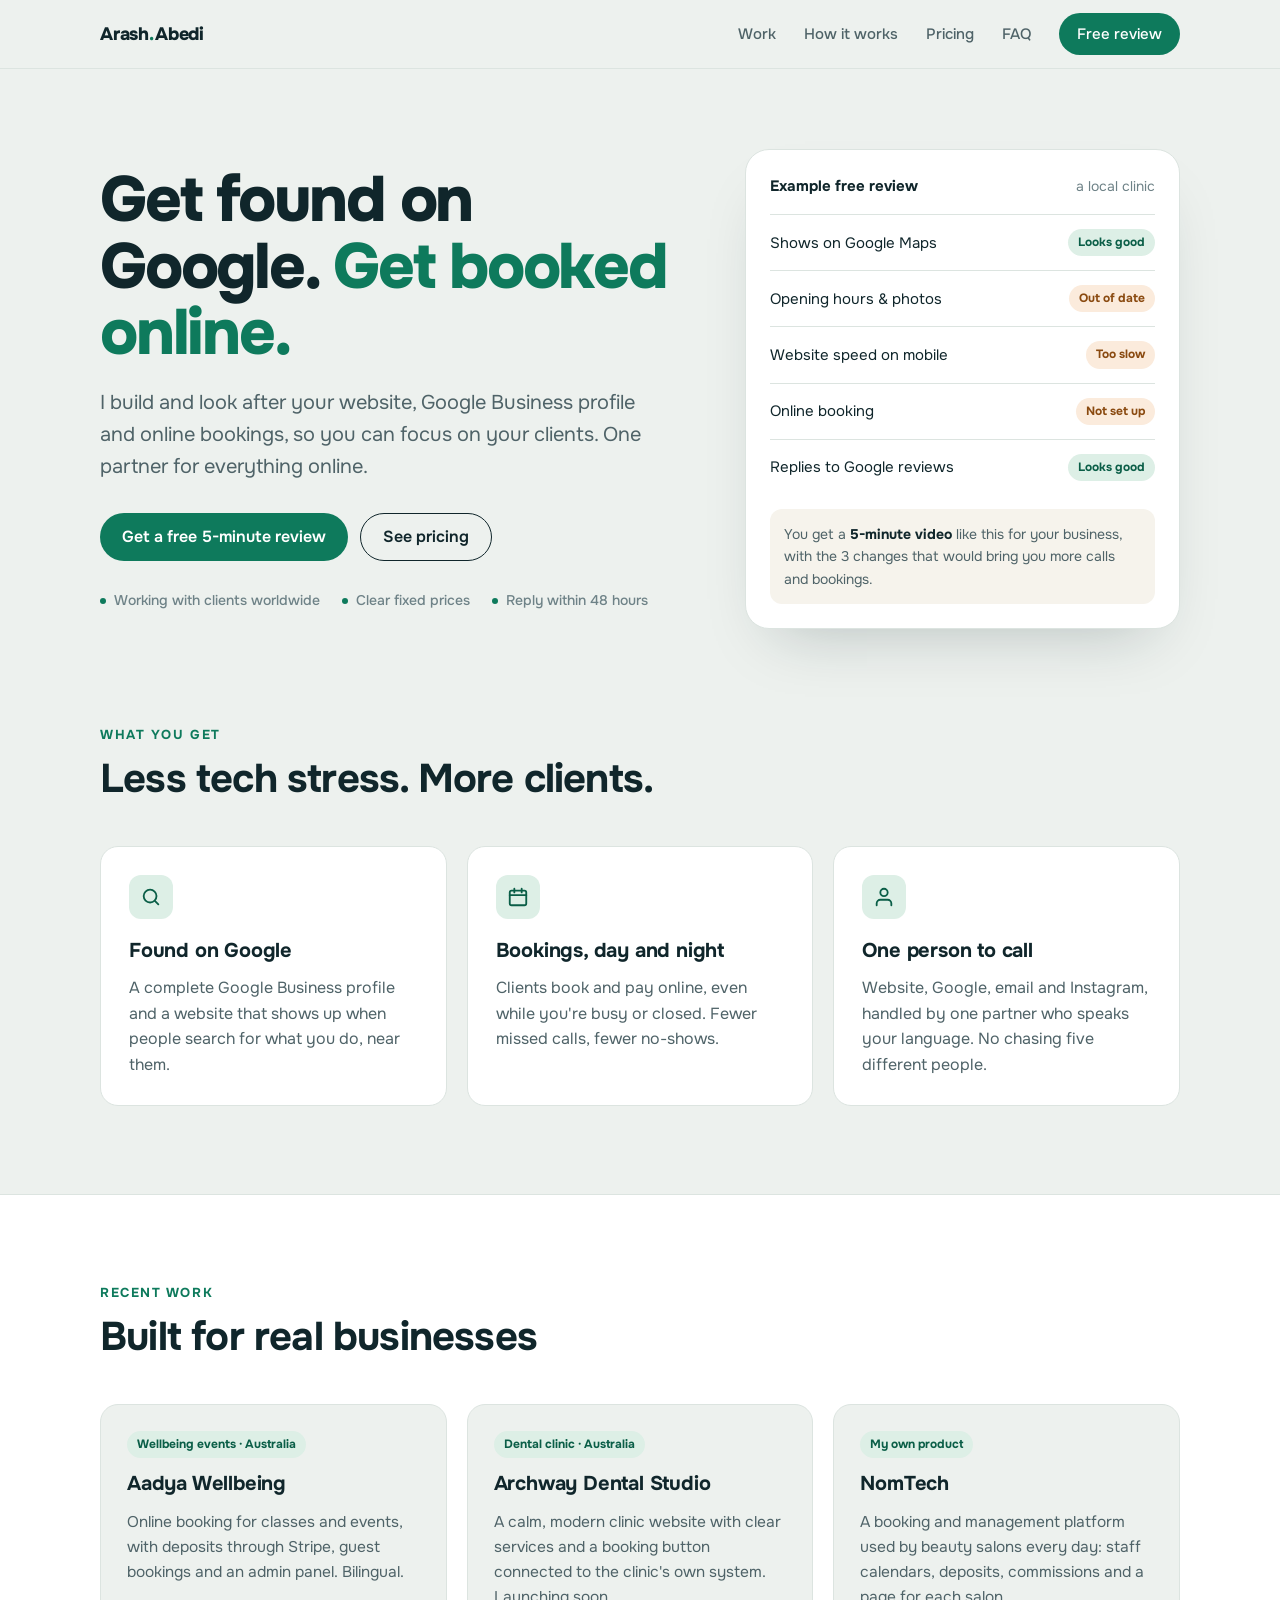
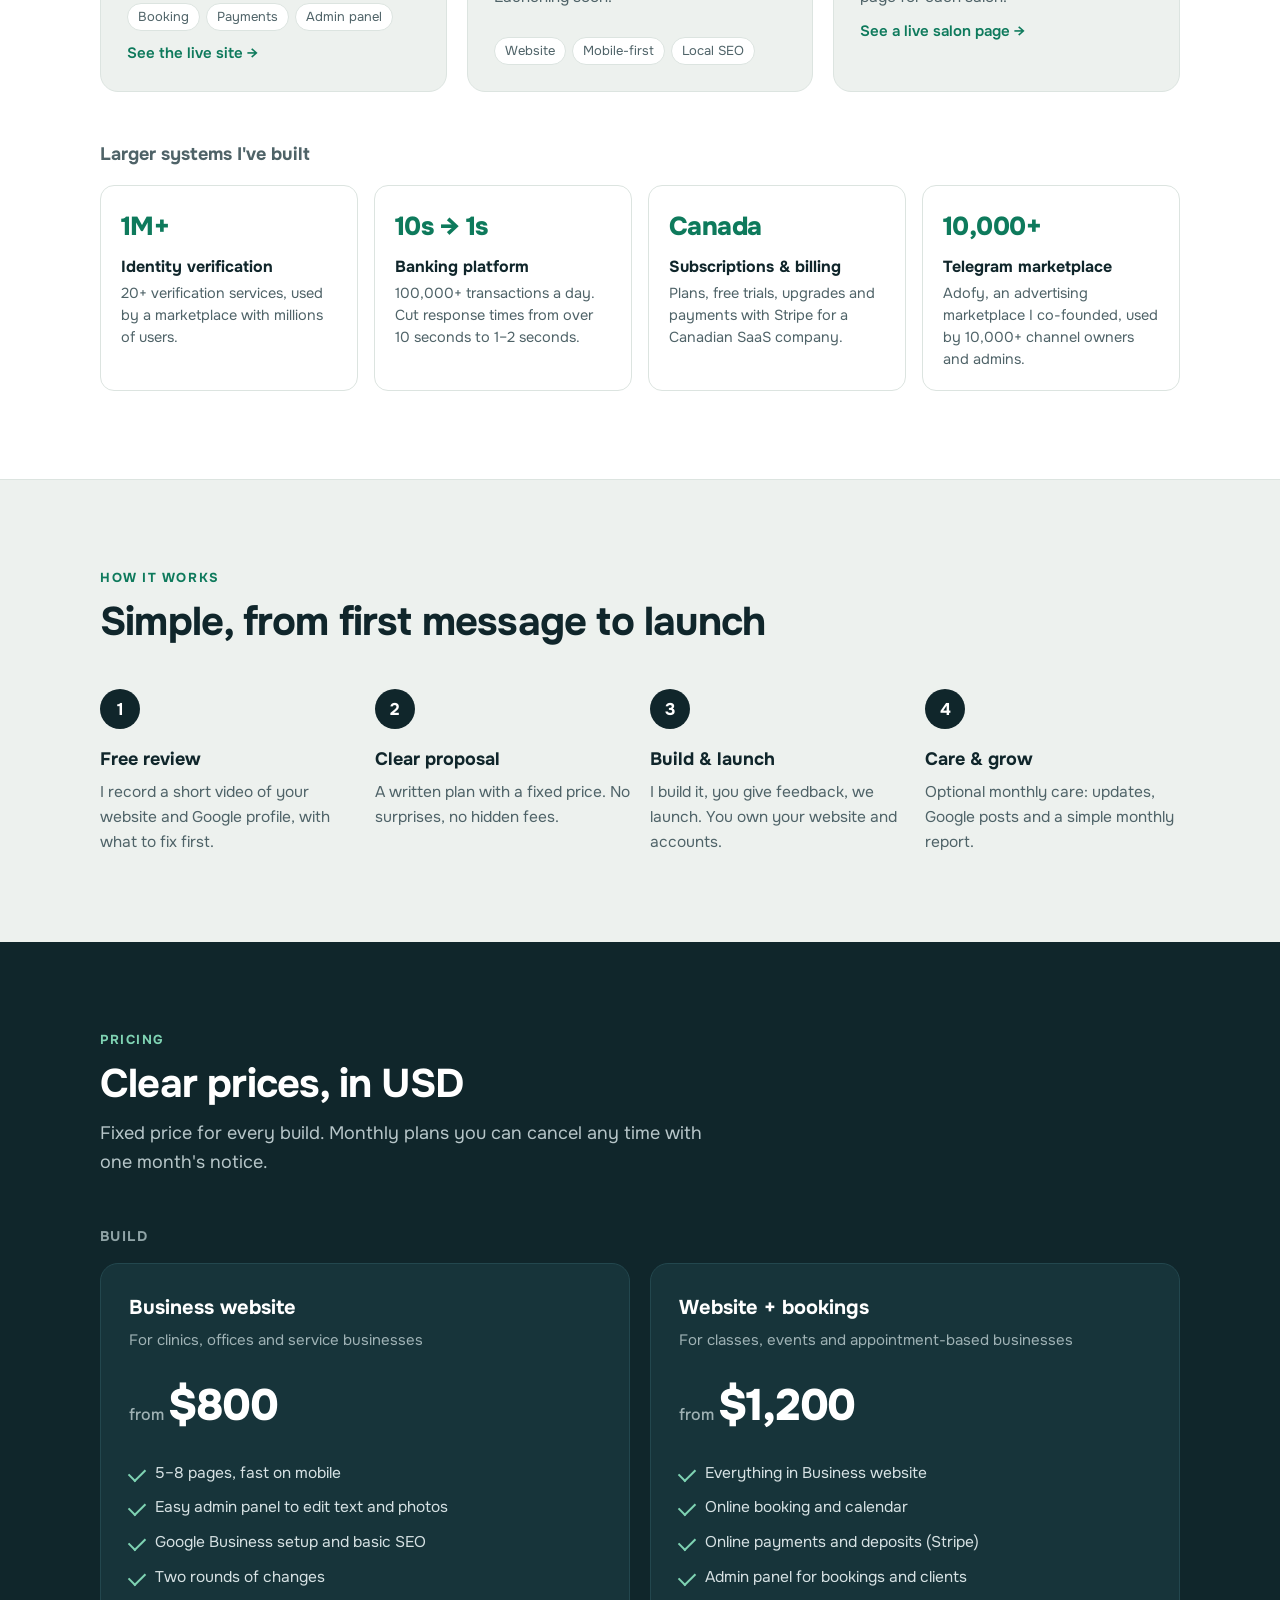
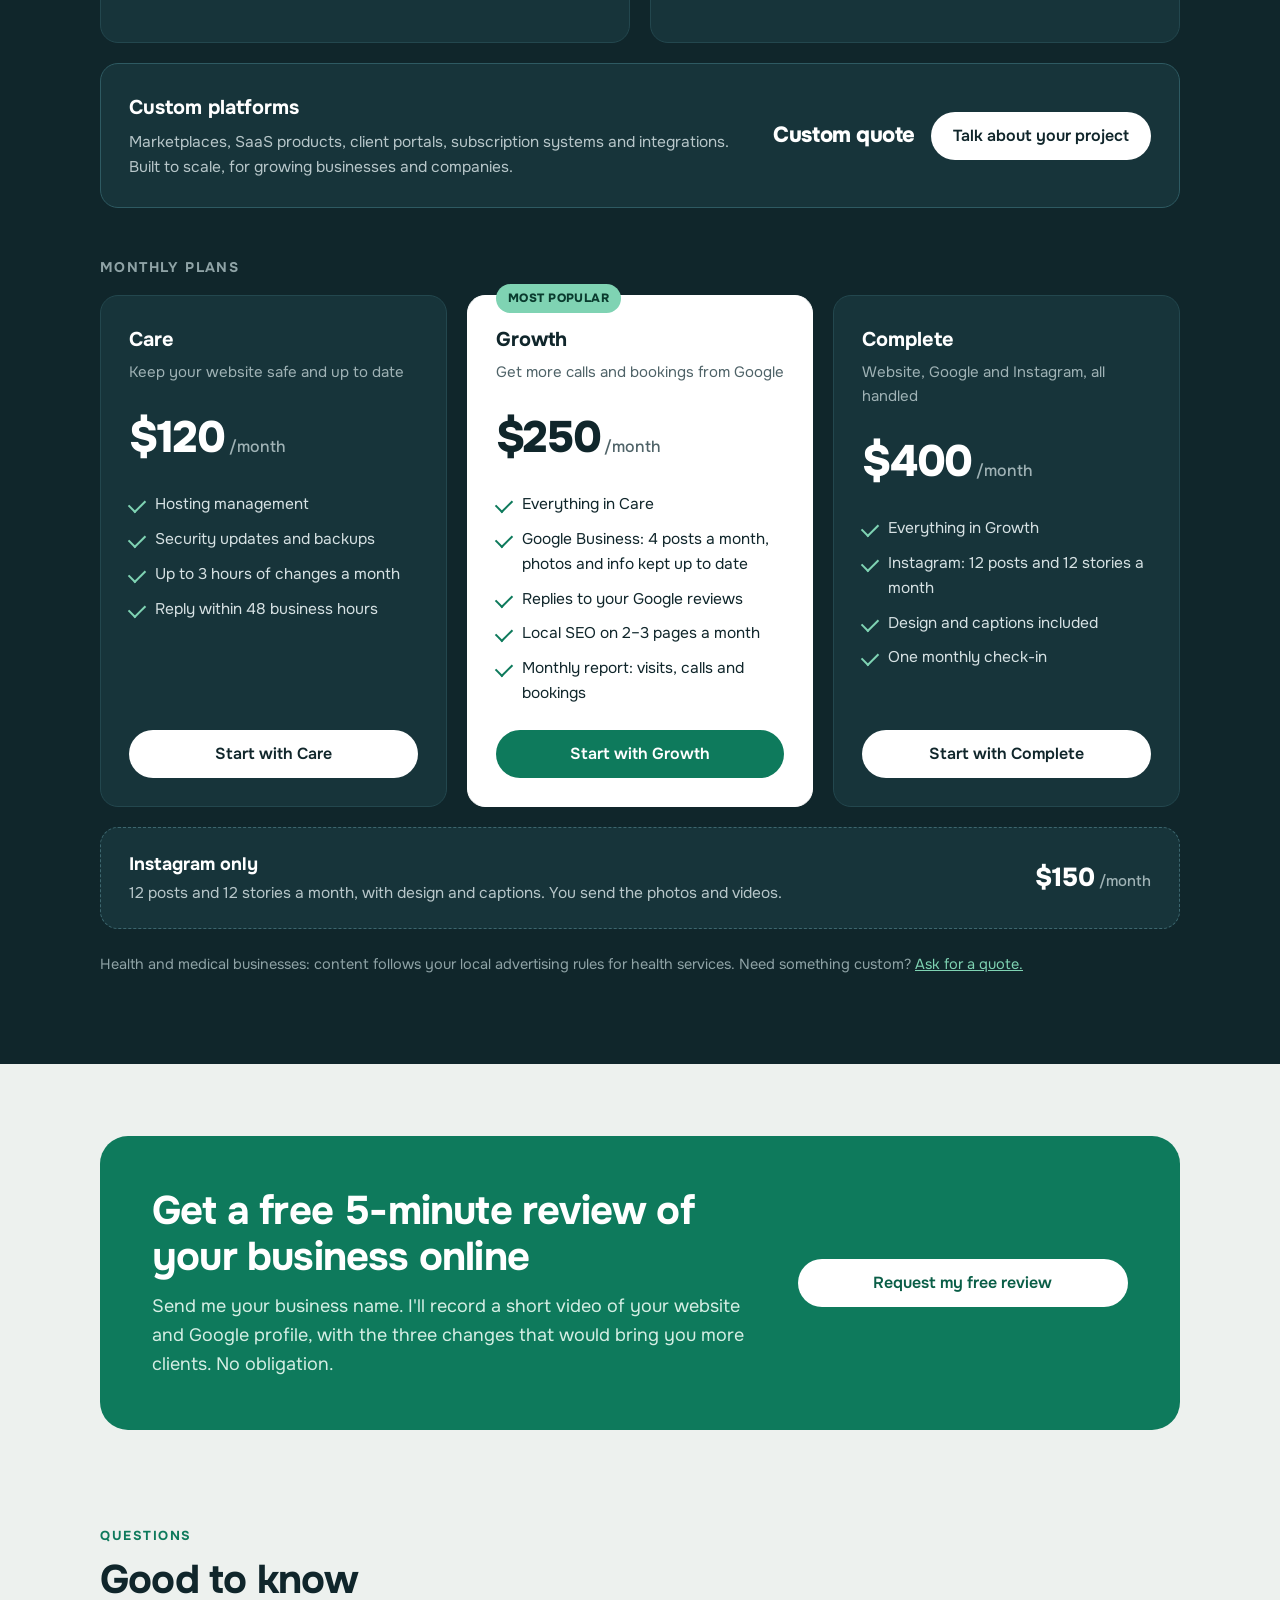
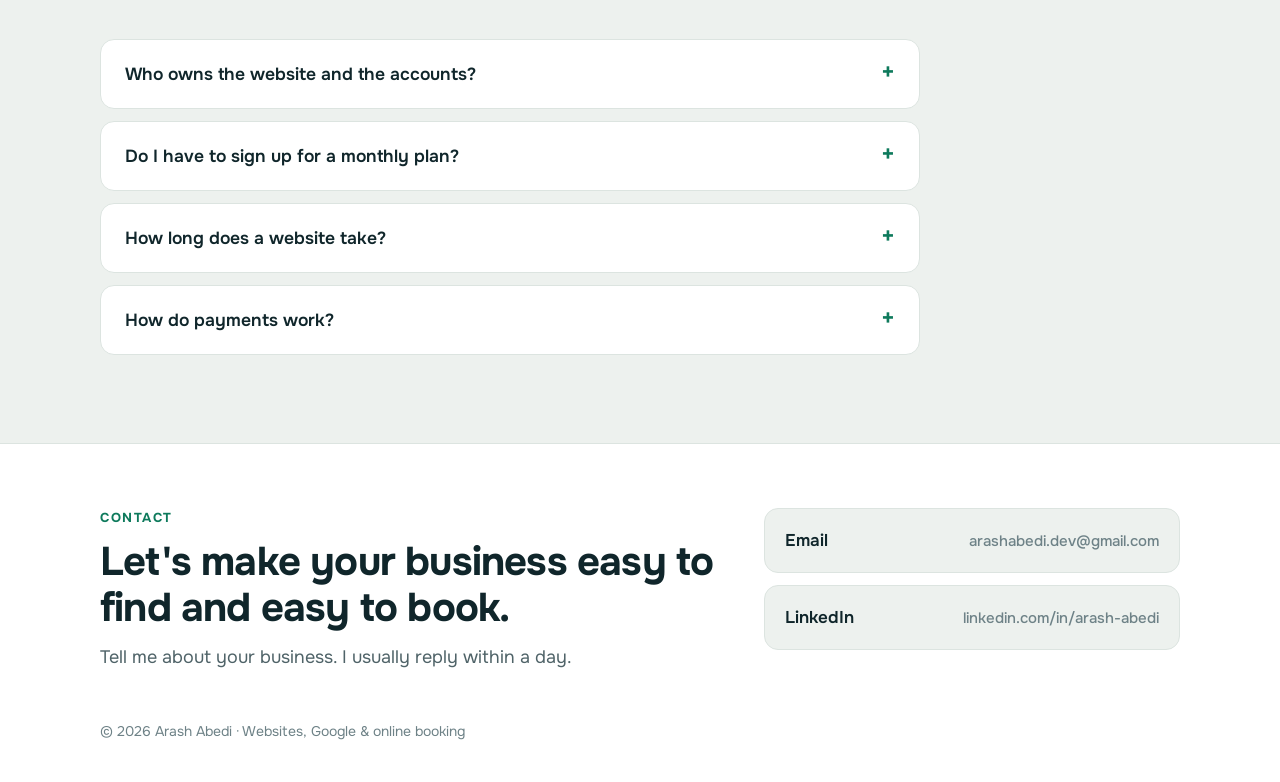
<file: client.html>
<!doctype html>
<html lang="en">
<head>
<meta charset="utf-8">
<meta name="viewport" content="width=device-width, initial-scale=1">
<title>Arash Abedi | Websites, Google &amp; Online Booking</title>
<meta name="description" content="Websites, Google Business and online booking for small businesses. One partner for everything online.">
<link rel="preconnect" href="https://fonts.googleapis.com">
<link rel="preconnect" href="https://fonts.gstatic.com" crossorigin>
<link href="https://fonts.googleapis.com/css2?family=Onest:wght@400;500;600;700;800&family=Vazirmatn:wght@500;600&display=swap" rel="stylesheet">
<style>
:root{
  --bg:#EDF1EE; --card:#FFFFFF; --ink:#10262B; --soft:#4F6368; --faint:#6E8287;
  --jade:#0E7A5C; --jade-dark:#0A5E47; --mint:#DDEFE6; --line:#DCE4E0; --sand:#F6F3EC;
  --radius:18px;
}
*{box-sizing:border-box;margin:0;padding:0}
html{scroll-behavior:smooth}
body{background:var(--bg);color:var(--ink);font-family:"Onest",system-ui,sans-serif;font-size:17px;line-height:1.6;-webkit-font-smoothing:antialiased}
a{color:var(--jade)}
img{max-width:100%}
.wrap{max-width:1120px;margin:0 auto;padding:0 20px}
.fa{font-family:"Vazirmatn",sans-serif;direction:rtl;unicode-bidi:isolate}
.btn{display:inline-flex;align-items:center;justify-content:center;gap:8px;min-height:48px;padding:0 22px;border-radius:999px;font-weight:600;text-decoration:none;font-size:16px;transition:background .15s, transform .15s}
.btn-primary{background:var(--jade);color:#fff}
.btn-primary:hover{background:var(--jade-dark)}
.btn-ghost{background:transparent;color:var(--ink);border:1.5px solid var(--ink)}
.btn-ghost:hover{background:var(--ink);color:#fff}
.eyebrow{font-size:13px;font-weight:700;letter-spacing:.12em;text-transform:uppercase;color:var(--jade)}
h2{font-size:clamp(28px,4vw,40px);line-height:1.15;letter-spacing:-.02em;font-weight:700;margin-top:10px}
.lead{color:var(--soft);font-size:18px;max-width:620px;margin-top:12px}
section{padding:88px 0;scroll-margin-top:68px}
footer{scroll-margin-top:68px}

/* nav */
header{position:sticky;top:0;z-index:10;background:rgba(237,241,238,.92);backdrop-filter:blur(8px);border-bottom:1px solid var(--line)}
.nav{display:flex;align-items:center;justify-content:space-between;gap:16px;height:68px}
.brand{font-weight:800;font-size:18px;text-decoration:none;color:var(--ink);letter-spacing:-.01em}
.brand span{color:var(--jade)}
.nav-links{display:flex;gap:28px;align-items:center}
.nav-links a{color:var(--soft);text-decoration:none;font-weight:500;font-size:15px}
.nav-links a:hover{color:var(--ink)}
.nav .btn{min-height:42px;padding:0 18px;font-size:15px}
.nav-links a.btn-primary,.nav-links a.btn-primary:hover{color:#fff}

/* hero */
.hero{padding:80px 0 72px}
.hero-grid{display:grid;grid-template-columns:1.15fr .85fr;gap:56px;align-items:center}
.hero h1{font-size:clamp(38px,6vw,64px);line-height:1.04;letter-spacing:-.035em;font-weight:800}
.hero h1 em{font-style:normal;color:var(--jade)}
.hero p.sub{font-size:20px;color:var(--soft);margin-top:20px;max-width:560px}
.hero .fa-note{display:inline-block;margin-top:18px;background:var(--mint);color:var(--jade-dark);padding:6px 14px;border-radius:999px;font-size:15px}
.cta-row{display:flex;flex-wrap:wrap;gap:12px;margin-top:30px}
.trust{display:flex;flex-wrap:wrap;gap:8px 22px;margin-top:28px;color:var(--faint);font-size:14px;font-weight:500}
.trust span::before{content:"";display:inline-block;width:6px;height:6px;border-radius:50%;background:var(--jade);margin-right:8px;vertical-align:middle}

.hero-card{background:var(--card);border-radius:24px;padding:24px;box-shadow:0 30px 60px -30px rgba(16,38,43,.25);border:1px solid var(--line)}
.hc-top{display:flex;justify-content:space-between;align-items:center;font-size:14px;color:var(--faint);margin-bottom:16px}
.hc-top b{color:var(--ink);font-size:15px}
.hc-row{display:flex;align-items:center;justify-content:space-between;padding:14px 0;border-top:1px solid var(--line);font-size:15px}
.hc-row:first-of-type{border-top:0}
.pill{font-size:12px;font-weight:700;padding:4px 10px;border-radius:999px}
.pill.ok{background:var(--mint);color:var(--jade-dark)}
.pill.warn{background:#FBEBDC;color:#8A4A10}
.hc-foot{margin-top:14px;background:var(--sand);border-radius:12px;padding:14px;font-size:14px;color:var(--soft)}
.hc-foot b{color:var(--ink)}

/* outcomes */
.cards3{display:grid;grid-template-columns:repeat(3,1fr);gap:20px;margin-top:44px}
.card{background:var(--card);border:1px solid var(--line);border-radius:var(--radius);padding:28px}
.card h3{font-size:20px;letter-spacing:-.01em;margin:16px 0 8px}
.card p{color:var(--soft);font-size:16px}
.icon{width:44px;height:44px;border-radius:12px;background:var(--mint);display:grid;place-items:center}
.icon svg{width:22px;height:22px;stroke:var(--jade-dark);fill:none;stroke-width:2;stroke-linecap:round;stroke-linejoin:round}

/* work */
.work{background:var(--card);border-top:1px solid var(--line);border-bottom:1px solid var(--line)}
.work-grid{display:grid;grid-template-columns:repeat(3,1fr);gap:20px;margin-top:44px}
.case{border:1px solid var(--line);border-radius:var(--radius);padding:26px;display:flex;flex-direction:column;gap:10px;background:var(--bg)}
.case .tag{font-size:12px;font-weight:700;color:var(--jade-dark);background:var(--mint);align-self:flex-start;padding:4px 10px;border-radius:999px}
.case h3{font-size:20px;letter-spacing:-.01em}
.case p{color:var(--soft);font-size:15.5px}
.case ul{list-style:none;display:flex;flex-wrap:wrap;gap:6px;margin-top:auto;padding-top:8px}
.case li{font-size:13px;background:var(--card);border:1px solid var(--line);padding:3px 10px;border-radius:999px;color:var(--soft)}
.case a.more{font-weight:600;font-size:15px;text-decoration:none}

.sub-head{font-size:18px;font-weight:700;margin:48px 0 16px;color:var(--soft)}
.mini-grid{display:grid;grid-template-columns:repeat(4,1fr);gap:16px}
.mini{border:1px solid var(--line);border-radius:14px;padding:20px;background:var(--card)}
.mini-num{font-size:26px;font-weight:800;letter-spacing:-.02em;color:var(--jade)}
.mini h4{font-size:16px;margin:6px 0 4px}
.mini p{color:var(--soft);font-size:14.5px;line-height:1.5}
@media (max-width:900px){.mini-grid{grid-template-columns:repeat(2,1fr)}}
@media (max-width:520px){.mini-grid{grid-template-columns:1fr}}

/* steps */
.steps{display:grid;grid-template-columns:repeat(4,1fr);gap:20px;margin-top:44px;counter-reset:s}
.step{position:relative;padding-top:56px}
.step::before{counter-increment:s;content:counter(s);position:absolute;top:0;left:0;width:40px;height:40px;border-radius:50%;background:var(--ink);color:#fff;display:grid;place-items:center;font-weight:700}
.step h3{font-size:18px;margin-bottom:6px}
.step p{color:var(--soft);font-size:15.5px}

/* pricing */
.pricing{background:var(--ink);color:#fff}
.pricing .eyebrow{color:#7FD3B3}
.pricing .lead{color:#B7C6C9}
.price-label{font-size:14px;font-weight:700;letter-spacing:.1em;text-transform:uppercase;color:#8FA3A6;margin:48px 0 16px}
.build-grid{display:grid;grid-template-columns:repeat(2,1fr);gap:20px}
.plans{display:grid;grid-template-columns:repeat(3,1fr);gap:20px}
.plan{background:#17343A;border:1px solid #23474E;border-radius:var(--radius);padding:28px;display:flex;flex-direction:column}
.plan.featured{background:#fff;color:var(--ink);border-color:#fff;position:relative}
.plan .badge{position:absolute;top:-12px;left:28px;background:#7FD3B3;color:#0A3B2E;font-size:12px;font-weight:800;padding:5px 12px;border-radius:999px;letter-spacing:.04em}
.plan h3{font-size:20px}
.plan .for{font-size:15px;color:#9FB2B5;margin-top:4px}
.plan.featured .for{color:var(--soft)}
.price{font-size:44px;font-weight:800;letter-spacing:-.03em;margin:18px 0 4px}
.price small{font-size:16px;font-weight:500;color:#9FB2B5;letter-spacing:0}
.plan.featured .price small{color:var(--soft)}
.plan ul{list-style:none;margin:16px 0 24px;display:flex;flex-direction:column;gap:10px;font-size:15.5px}
.plan li{padding-left:26px;position:relative;color:#D6E1E3}
.plan.featured li{color:var(--ink)}
.plan li::before{content:"";position:absolute;left:0;top:7px;width:14px;height:8px;border-left:2px solid #7FD3B3;border-bottom:2px solid #7FD3B3;transform:rotate(-45deg)}
.plan.featured li::before{border-color:var(--jade)}
.plan .btn{margin-top:auto}
.plan .btn-light{background:#fff;color:var(--ink)}
.plan .btn-light:hover{background:var(--mint)}
.addon{margin-top:20px;display:flex;flex-wrap:wrap;justify-content:space-between;align-items:center;gap:16px;background:#17343A;border:1px dashed #3C666E;border-radius:var(--radius);padding:22px 28px}
.addon b{font-size:18px}
.addon span{color:#B7C6C9;font-size:15.5px}
.addon .price-inline{font-size:26px;font-weight:800;white-space:nowrap}
.addon .price-inline small{font-size:15px;font-weight:500;color:#9FB2B5}
.fine{margin-top:24px;color:#8FA3A6;font-size:14.5px}
.custom{margin-top:20px;display:flex;flex-wrap:wrap;justify-content:space-between;align-items:center;gap:20px 32px;background:linear-gradient(0deg,#17343A,#17343A);border:1px solid #2E5A62;border-radius:var(--radius);padding:28px}
.custom > div:first-child{flex:1 1 420px;min-width:0}
.custom h3{font-size:20px}
.custom p{color:#B7C6C9;font-size:15.5px;margin-top:6px;max-width:620px}
.custom-side{display:flex;flex-wrap:wrap;align-items:center;gap:16px}
.custom-price{font-size:22px;font-weight:800;letter-spacing:-.02em;white-space:nowrap}
.custom .btn-light{background:#fff;color:var(--ink)}
.custom .btn-light:hover{background:var(--mint)}

/* review band */
.review{padding:72px 0}
.review-box{background:var(--jade);color:#fff;border-radius:28px;padding:52px;display:grid;grid-template-columns:1.3fr .7fr;gap:32px;align-items:center}
.review-box h2{color:#fff;margin-top:0}
.review-box p{color:#D5EEE4;margin-top:12px;font-size:18px}
.review-box .btn{background:#fff;color:var(--jade-dark)}
.review-box .btn:hover{background:var(--mint)}
.review-box .fa{display:block;margin-top:14px;color:#D5EEE4;font-size:16px}

/* faq */
.faq-list{margin-top:36px;display:flex;flex-direction:column;gap:12px;max-width:820px}
details{background:var(--card);border:1px solid var(--line);border-radius:14px;padding:20px 24px}
summary{cursor:pointer;font-weight:600;font-size:17.5px;list-style:none;display:flex;justify-content:space-between;gap:16px}
summary::-webkit-details-marker{display:none}
summary::after{content:"+";font-size:24px;line-height:1;color:var(--jade)}
details[open] summary::after{content:"−"}
details p{color:var(--soft);margin-top:10px;font-size:16px}

/* contact */
footer{background:var(--card);border-top:1px solid var(--line);padding:64px 0 40px}
.contact-grid{display:grid;grid-template-columns:1.2fr .8fr;gap:40px;align-items:start}
.contact-links{display:flex;flex-direction:column;gap:12px}
.contact-links a{display:flex;justify-content:space-between;align-items:center;gap:12px;padding:18px 20px;border:1px solid var(--line);border-radius:14px;text-decoration:none;color:var(--ink);font-weight:600;background:var(--bg)}
.contact-links a span{color:var(--faint);font-weight:500;font-size:15px;overflow-wrap:anywhere;text-align:right}
.contact-links a:hover{border-color:var(--jade)}
.copy{margin-top:48px;color:var(--faint);font-size:14px}

@media (max-width:900px){
  .hero-grid,.review-box,.contact-grid{grid-template-columns:1fr}
  .cards3,.work-grid,.plans{grid-template-columns:1fr}
  .steps{grid-template-columns:repeat(2,1fr)}
  .build-grid{grid-template-columns:1fr}
  .nav-links a:not(.btn){display:none}
  section{padding:64px 0}
  .hero{padding:48px 0 56px}
  .review-box{padding:32px 24px}
}
@media (max-width:520px){
  .steps{grid-template-columns:1fr}
  .cta-row .btn{width:100%}
  .addon{padding:20px}
}
</style>
</head>
<body>

<header>
  <div class="wrap nav">
    <a class="brand" href="#">Arash<span>.</span>Abedi</a>
    <nav class="nav-links" aria-label="Main">
      <a href="#work">Work</a>
      <a href="#process">How it works</a>
      <a href="#pricing">Pricing</a>
      <a href="#faq">FAQ</a>
      <a class="btn btn-primary" href="#review">Free review</a>
    </nav>
  </div>
</header>

<main>
<section class="hero">
  <div class="wrap hero-grid">
    <div>
      <h1>Get found on Google. <em>Get booked online.</em></h1>
      <p class="sub">I build and look after your website, Google Business profile and online bookings, so you can focus on your clients. One partner for everything online.</p>
      <div class="cta-row">
        <a class="btn btn-primary" href="#review">Get a free 5-minute review</a>
        <a class="btn btn-ghost" href="#pricing">See pricing</a>
      </div>
      <div class="trust">
        <span>Working with clients worldwide</span>
        <span>Clear fixed prices</span>
        <span>Reply within 48 hours</span>
      </div>
    </div>

    <div class="hero-card" aria-label="Example of a free review">
      <div class="hc-top"><b>Example free review</b><span>a local clinic</span></div>
      <div class="hc-row"><span>Shows on Google Maps</span><span class="pill ok">Looks good</span></div>
      <div class="hc-row"><span>Opening hours &amp; photos</span><span class="pill warn">Out of date</span></div>
      <div class="hc-row"><span>Website speed on mobile</span><span class="pill warn">Too slow</span></div>
      <div class="hc-row"><span>Online booking</span><span class="pill warn">Not set up</span></div>
      <div class="hc-row"><span>Replies to Google reviews</span><span class="pill ok">Looks good</span></div>
      <div class="hc-foot">You get a <b>5-minute video</b> like this for your business, with the 3 changes that would bring you more calls and bookings.</div>
    </div>
  </div>
</section>

<section style="padding-top:24px">
  <div class="wrap">
    <div class="eyebrow">What you get</div>
    <h2>Less tech stress. More clients.</h2>
    <div class="cards3">
      <div class="card">
        <div class="icon"><svg viewBox="0 0 24 24" aria-hidden="true"><circle cx="11" cy="11" r="7"/><path d="m20 20-3.5-3.5"/></svg></div>
        <h3>Found on Google</h3>
        <p>A complete Google Business profile and a website that shows up when people search for what you do, near them.</p>
      </div>
      <div class="card">
        <div class="icon"><svg viewBox="0 0 24 24" aria-hidden="true"><rect x="3" y="5" width="18" height="16" rx="2"/><path d="M16 3v4M8 3v4M3 10h18"/></svg></div>
        <h3>Bookings, day and night</h3>
        <p>Clients book and pay online, even while you're busy or closed. Fewer missed calls, fewer no-shows.</p>
      </div>
      <div class="card">
        <div class="icon"><svg viewBox="0 0 24 24" aria-hidden="true"><path d="M20 21v-2a4 4 0 0 0-4-4H8a4 4 0 0 0-4 4v2"/><circle cx="12" cy="7" r="4"/></svg></div>
        <h3>One person to call</h3>
        <p>Website, Google, email and Instagram, handled by one partner who speaks your language. No chasing five different people.</p>
      </div>
    </div>
  </div>
</section>

<section class="work" id="work">
  <div class="wrap">
    <div class="eyebrow">Recent work</div>
    <h2>Built for real businesses</h2>
    <div class="work-grid">
      <article class="case">
        <span class="tag">Wellbeing events · Australia</span>
        <h3>Aadya Wellbeing</h3>
        <p>Online booking for classes and events, with deposits through Stripe, guest bookings and an admin panel. Bilingual.</p>
        <ul><li>Booking</li><li>Payments</li><li>Admin panel</li></ul>
        <a class="more" href="https://aadyawellbeing.com" target="_blank" rel="noopener">See the live site →</a>
      </article>
      <article class="case">
        <span class="tag">Dental clinic · Australia</span>
        <h3>Archway Dental Studio</h3>
        <p>A calm, modern clinic website with clear services and a booking button connected to the clinic's own system. Launching soon.</p>
        <ul><li>Website</li><li>Mobile-first</li><li>Local SEO</li></ul>
      </article>
      <article class="case">
        <span class="tag">My own product</span>
        <h3>NomTech</h3>
        <p>A booking and management platform used by beauty salons every day: staff calendars, deposits, commissions and a page for each salon.</p>
        <a class="more" href="https://app.nomtech.co/b/dayan-beauty" target="_blank" rel="noopener">See a live salon page →</a>
      </article>
    </div>

    <h3 class="sub-head">Larger systems I've built</h3>
    <div class="mini-grid">
      <div class="mini">
        <div class="mini-num">1M+</div>
        <h4>Identity verification</h4>
        <p>20+ verification services, used by a marketplace with millions of users.</p>
      </div>
      <div class="mini">
        <div class="mini-num">10s → 1s</div>
        <h4>Banking platform</h4>
        <p>100,000+ transactions a day. Cut response times from over 10 seconds to 1–2 seconds.</p>
      </div>
      <div class="mini">
        <div class="mini-num">Canada</div>
        <h4>Subscriptions &amp; billing</h4>
        <p>Plans, free trials, upgrades and payments with Stripe for a Canadian SaaS company.</p>
      </div>
      <div class="mini">
        <div class="mini-num">10,000+</div>
        <h4>Telegram marketplace</h4>
        <p>Adofy, an advertising marketplace I co-founded, used by 10,000+ channel owners and admins.</p>
      </div>
    </div>
  </div>
</section>

<section id="process">
  <div class="wrap">
    <div class="eyebrow">How it works</div>
    <h2>Simple, from first message to launch</h2>
    <div class="steps">
      <div class="step"><h3>Free review</h3><p>I record a short video of your website and Google profile, with what to fix first.</p></div>
      <div class="step"><h3>Clear proposal</h3><p>A written plan with a fixed price. No surprises, no hidden fees.</p></div>
      <div class="step"><h3>Build &amp; launch</h3><p>I build it, you give feedback, we launch. You own your website and accounts.</p></div>
      <div class="step"><h3>Care &amp; grow</h3><p>Optional monthly care: updates, Google posts and a simple monthly report.</p></div>
    </div>
  </div>
</section>

<section class="pricing" id="pricing">
  <div class="wrap">
    <div class="eyebrow">Pricing</div>
    <h2 style="color:#fff">Clear prices, in USD</h2>
    <p class="lead">Fixed price for every build. Monthly plans you can cancel any time with one month's notice.</p>

    <div class="price-label">Build</div>
    <div class="build-grid">
      <div class="plan">
        <h3>Business website</h3>
        <div class="for">For clinics, offices and service businesses</div>
        <div class="price"><small>from </small>$800</div>
        <ul>
          <li>5–8 pages, fast on mobile</li>
          <li>Easy admin panel to edit text and photos</li>
          <li>Google Business setup and basic SEO</li>
          <li>Two rounds of changes</li>
        </ul>
      </div>
      <div class="plan">
        <h3>Website + bookings</h3>
        <div class="for">For classes, events and appointment-based businesses</div>
        <div class="price"><small>from </small>$1,200</div>
        <ul>
          <li>Everything in Business website</li>
          <li>Online booking and calendar</li>
          <li>Online payments and deposits (Stripe)</li>
          <li>Admin panel for bookings and clients</li>
        </ul>
      </div>
    </div>

    <div class="custom">
      <div>
        <h3>Custom platforms</h3>
        <p>Marketplaces, SaaS products, client portals, subscription systems and integrations. Built to scale, for growing businesses and companies.</p>
      </div>
      <div class="custom-side">
        <div class="custom-price">Custom quote</div>
        <a class="btn btn-light" href="#contact">Talk about your project</a>
      </div>
    </div>

    <div class="price-label">Monthly plans</div>
    <div class="plans">
      <div class="plan">
        <h3>Care</h3>
        <div class="for">Keep your website safe and up to date</div>
        <div class="price">$120<small> /month</small></div>
        <ul>
          <li>Hosting management</li>
          <li>Security updates and backups</li>
          <li>Up to 3 hours of changes a month</li>
          <li>Reply within 48 business hours</li>
        </ul>
        <a class="btn btn-light" href="#contact">Start with Care</a>
      </div>
      <div class="plan featured">
        <span class="badge">MOST POPULAR</span>
        <h3>Growth</h3>
        <div class="for">Get more calls and bookings from Google</div>
        <div class="price">$250<small> /month</small></div>
        <ul>
          <li>Everything in Care</li>
          <li>Google Business: 4 posts a month, photos and info kept up to date</li>
          <li>Replies to your Google reviews</li>
          <li>Local SEO on 2–3 pages a month</li>
          <li>Monthly report: visits, calls and bookings</li>
        </ul>
        <a class="btn btn-primary" href="#contact">Start with Growth</a>
      </div>
      <div class="plan">
        <h3>Complete</h3>
        <div class="for">Website, Google and Instagram, all handled</div>
        <div class="price">$400<small> /month</small></div>
        <ul>
          <li>Everything in Growth</li>
          <li>Instagram: 12 posts and 12 stories a month</li>
          <li>Design and captions included</li>
          <li>One monthly check-in</li>
        </ul>
        <a class="btn btn-light" href="#contact">Start with Complete</a>
      </div>
    </div>

    <div class="addon">
      <div><b>Instagram only</b><br><span>12 posts and 12 stories a month, with design and captions. You send the photos and videos.</span></div>
      <div class="price-inline">$150<small> /month</small></div>
    </div>

    <p class="fine">Health and medical businesses: content follows your local advertising rules for health services. Need something custom? <a href="#contact" style="color:#7FD3B3">Ask for a quote.</a></p>
  </div>
</section>

<section class="review" id="review">
  <div class="wrap">
    <div class="review-box">
      <div>
        <h2>Get a free 5-minute review of your business online</h2>
        <p>Send me your business name. I'll record a short video of your website and Google profile, with the three changes that would bring you more clients. No obligation.</p>
      </div>
      <div>
        <a class="btn" style="width:100%" href="mailto:arashabedi.dev@gmail.com?subject=Free%20review%20request&amp;body=Business%20name%3A%0AWebsite%20(if%20any)%3A%0ACity%3A%0A">Request my free review</a>
      </div>
    </div>
  </div>
</section>

<section id="faq" style="padding-top:24px">
  <div class="wrap">
    <div class="eyebrow">Questions</div>
    <h2>Good to know</h2>
    <div class="faq-list">
      <details><summary>Who owns the website and the accounts?</summary><p>You do. Your domain, website, Google Business profile and social accounts are in your name, and you have full access at all times.</p></details>
      <details><summary>Do I have to sign up for a monthly plan?</summary><p>No. You can just have your website built. Monthly plans are optional and you can cancel any time with one month's notice.</p></details>
      <details><summary>How long does a website take?</summary><p>A business website usually takes 3–4 weeks. A website with bookings and payments usually takes 5–8 weeks, depending on what you need.</p></details>
      <details><summary>How do payments work?</summary><p>For a build: 50% to start and 50% at launch. Monthly plans are paid at the start of each month. We'll agree a payment method that works for you.</p></details>
    </div>
  </div>
</section>
</main>

<footer id="contact">
  <div class="wrap contact-grid">
    <div>
      <div class="eyebrow">Contact</div>
      <h2>Let's make your business easy to find and easy to book.</h2>
      <p class="lead">Tell me about your business. I usually reply within a day.</p>
    </div>
    <div class="contact-links">
      <a href="mailto:arashabedi.dev@gmail.com">Email <span>arashabedi.dev@gmail.com</span></a>
      <a href="https://www.linkedin.com/in/arash-abedi" target="_blank" rel="noopener">LinkedIn <span>linkedin.com/in/arash-abedi</span></a>
    </div>
  </div>
  <div class="wrap copy">© 2026 Arash Abedi · Websites, Google &amp; online booking</div>
</footer>

</body>
</html>
</file>
